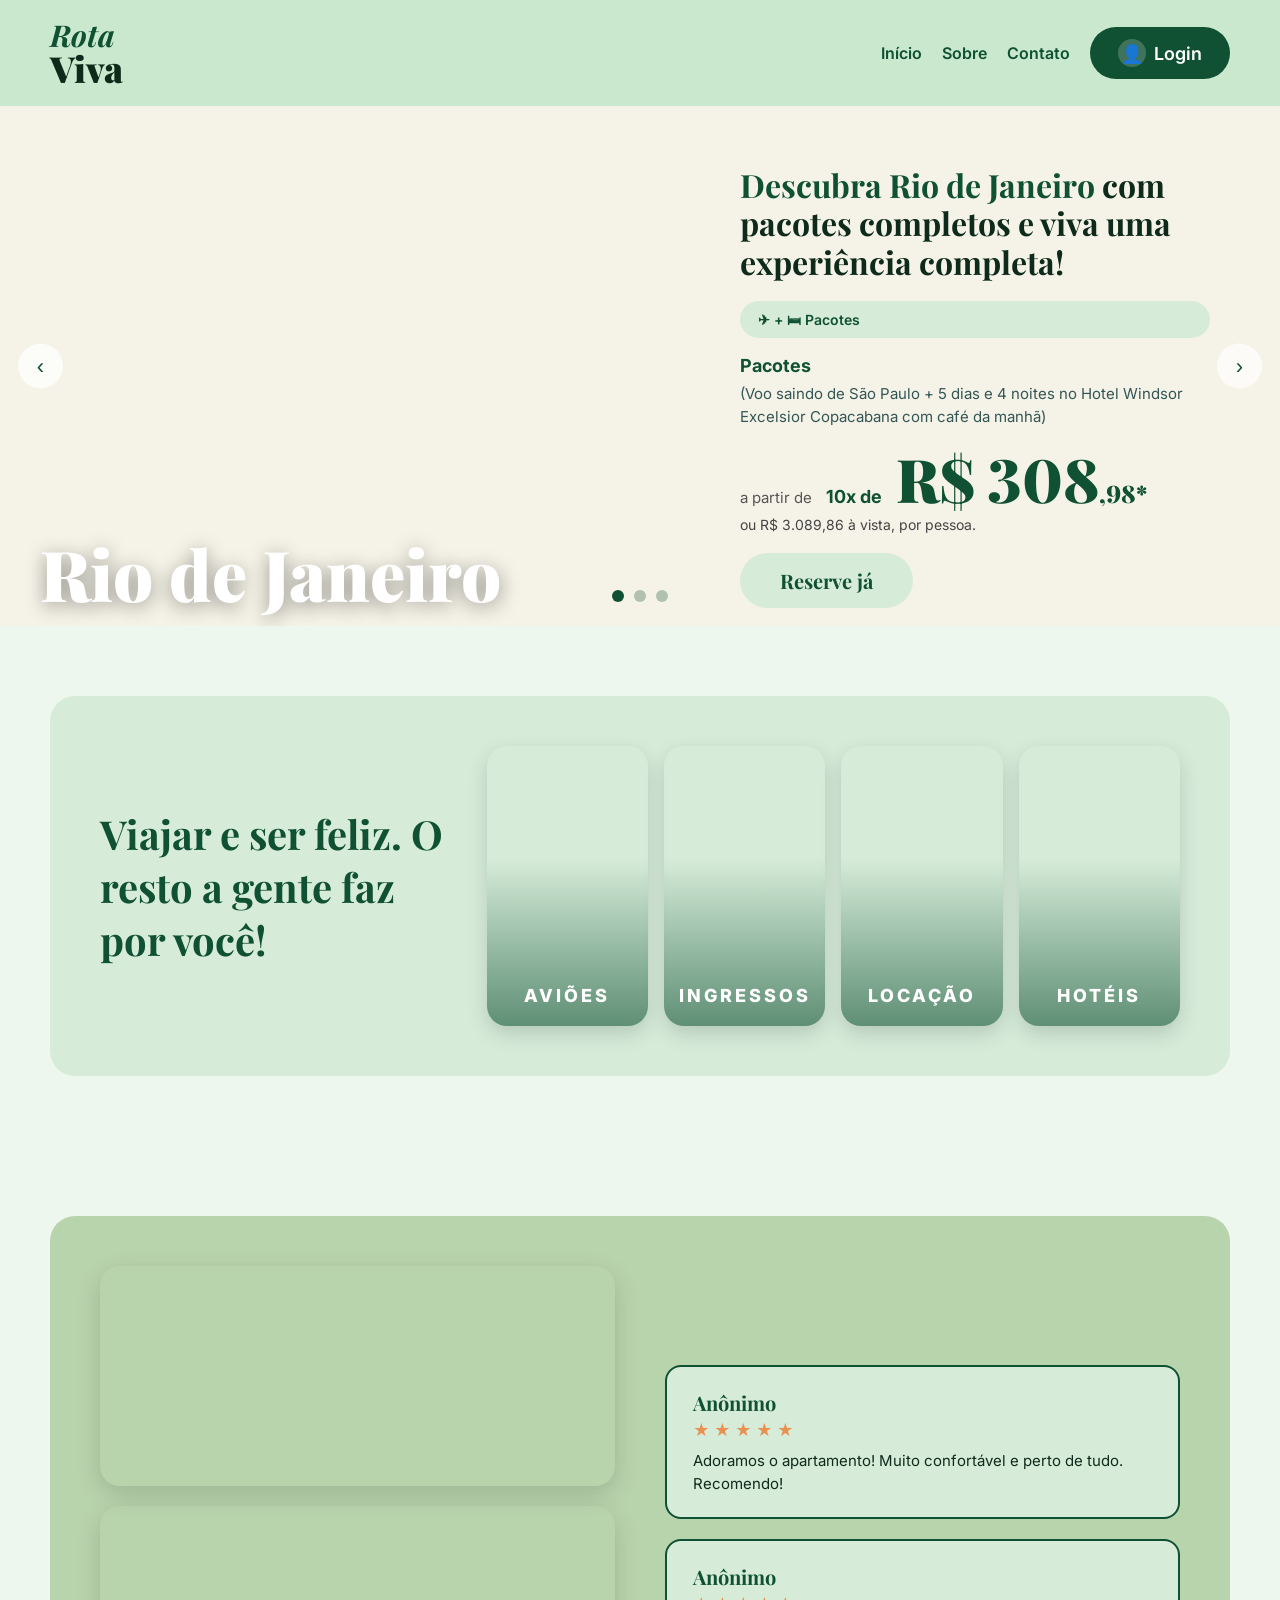
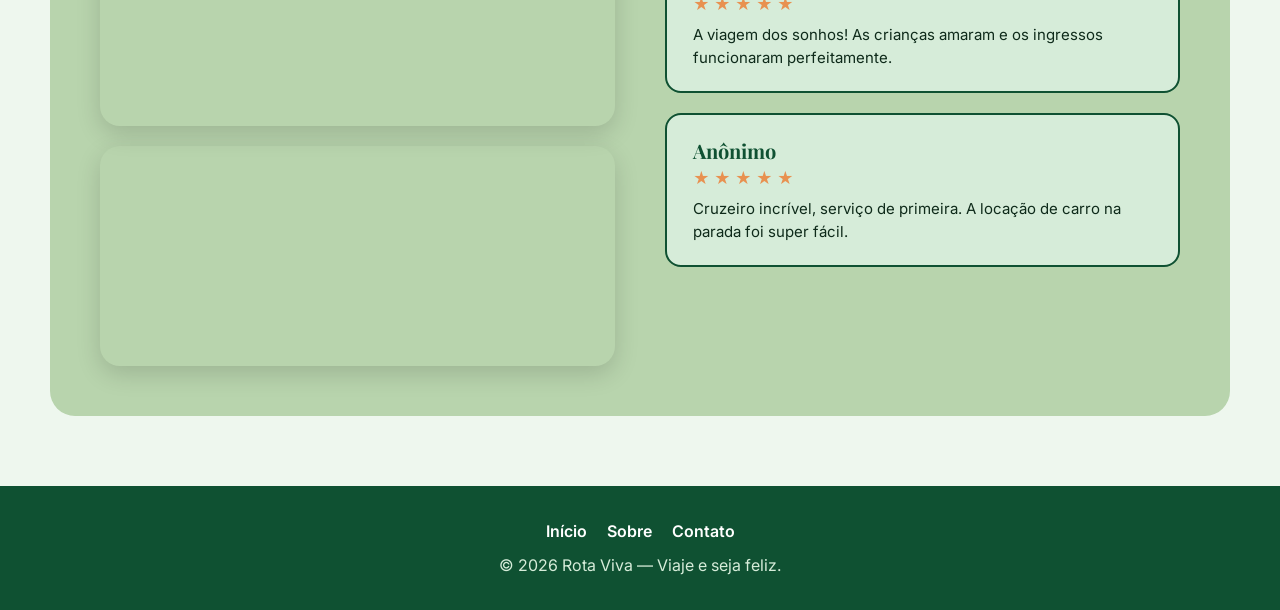
<file: index.html>
<!DOCTYPE html>
<html lang="pt-BR">
<head>
  <meta charset="UTF-8" />
  <meta name="viewport" content="width=device-width, initial-scale=1.0" />
  <title>Rota Viva — Viaje e Seja Feliz</title>
  <meta name="description" content="Pacotes completos de viagem: voos, hotéis, ingressos e locação de carro." />
  <link rel="preconnect" href="https://fonts.googleapis.com" />
  <link rel="preconnect" href="https://fonts.gstatic.com" crossorigin />
  <link rel="stylesheet" href="https://fonts.googleapis.com/css2?family=Playfair+Display:wght@700;900&family=Inter:wght@400;500;600;700&display=swap" />
  <link rel="stylesheet" href="styles.css" />
</head>
<body>
  <header class="topo">
    <a href="index.html" class="logo_site">
      <span class="rota">Rota</span>
      <span class="viva">Viva</span>
    </a>
    <nav class="menu_links">
      <a href="index.html">Início</a>
      <a href="sobre.html">Sobre</a>
      <a href="contato.html">Contato</a>
    </nav>
    <a class="botao_login" href="login.html">
      <span class="icone_login">👤</span> Login
    </a>
  </header>

  <section class="area_carrossel">
    <button type="button" class="seta_esquerda" aria-label="Slide anterior">‹</button>
    <button type="button" class="seta_direita" aria-label="Próximo slide">›</button>
    <div class="todos_slides">
      <div class="slide ativo">
        <div class="foto_slide"><div class="nome_cidade">Rio de Janeiro</div></div>
        <div class="texto_slide">
          <h2><strong>Descubra Rio de Janeiro</strong> com pacotes completos e viva uma experiência completa!</h2>
          <div class="tag_pacote">✈ + 🛏 Pacotes</div>
          <div class="texto_pacote">
            <span class="titulo_pacote">Pacotes</span>
            (Voo saindo de São Paulo + 5 dias e 4 noites no Hotel Windsor Excelsior Copacabana com café da manhã)
          </div>
          <div class="linha_preco">
            <span class="label_preco">a partir de</span>
            <span class="parcelas">10x de</span>
            <span class="preco_grande">R$ 308<small>,98*</small></span>
          </div>
          <div class="preco_vista">ou R$ 3.089,86 à vista, por pessoa.</div>
          <button type="button" class="botao_reservar">Reserve já</button>
        </div>
      </div>

      <div class="slide">
        <div class="foto_slide"><div class="nome_cidade">Salvador</div></div>
        <div class="texto_slide">
          <h2><strong>Curta Salvador</strong> com sol, mar e cultura nordestina!</h2>
          <div class="tag_pacote">✈ + 🛏 Pacotes</div>
          <div class="texto_pacote">
            <span class="titulo_pacote">Pacotes</span>
            (Voo + 4 dias e 3 noites em resort all inclusive no Porto da Barra)
          </div>
          <div class="linha_preco">
            <span class="label_preco">a partir de</span>
            <span class="parcelas">10x de</span>
            <span class="preco_grande">R$ 279<small>,50*</small></span>
          </div>
          <div class="preco_vista">ou R$ 2.795,00 à vista, por pessoa.</div>
          <button type="button" class="botao_reservar">Reserve já</button>
        </div>
      </div>

      <div class="slide">
        <div class="foto_slide"><div class="nome_cidade">Fernando de Noronha</div></div>
        <div class="texto_slide">
          <h2><strong>Conheça Noronha</strong> paraíso ecológico em pacote completo!</h2>
          <div class="tag_pacote">✈ + 🛏 Pacotes</div>
          <div class="texto_pacote">
            <span class="titulo_pacote">Pacotes</span>
            (Voo + 5 dias e 4 noites em pousada premium + passeio de barco)
          </div>
          <div class="linha_preco">
            <span class="label_preco">a partir de</span>
            <span class="parcelas">12x de</span>
            <span class="preco_grande">R$ 489<small>,00*</small></span>
          </div>
          <div class="preco_vista">ou R$ 5.868,00 à vista, por pessoa.</div>
          <button type="button" class="botao_reservar">Reserve já</button>
        </div>
      </div>
    </div>
    <div class="bolinhas">
      <button type="button" class="bolinha ativo" data-indice="0" aria-label="Slide 1"></button>
      <button type="button" class="bolinha" data-indice="1" aria-label="Slide 2"></button>
      <button type="button" class="bolinha" data-indice="2" aria-label="Slide 3"></button>
    </div>
  </section>

  <section class="area_categorias">
    <div class="caixa_categorias">
      <h2 class="titulo_categorias">Viajar e ser feliz. O resto a gente faz por você!</h2>
      <div class="lista_categorias">
        <div class="box_categoria avioes"><span>AVIÕES</span></div>
        <div class="box_categoria ingressos"><span>INGRESSOS</span></div>
        <div class="box_categoria locacao"><span>LOCAÇÃO</span></div>
        <div class="box_categoria hoteis"><span>HOTÉIS</span></div>
      </div>
    </div>
  </section>

  <section class="area_depoimentos">
    <div class="caixa_depoimentos">
      <div class="fotos_avaliacao">
        <div class="foto_avaliacao foto1"></div>
        <div class="foto_avaliacao foto2"></div>
        <div class="foto_avaliacao foto3"></div>
      </div>
      <div class="lista_avaliacoes">
        <div class="box_avaliacao">
          <div class="nome_pessoa">Anônimo</div>
          <div class="estrelas">★ ★ ★ ★ ★</div>
          <p>Adoramos o apartamento! Muito confortável e perto de tudo. Recomendo!</p>
        </div>
        <div class="box_avaliacao">
          <div class="nome_pessoa">Anônimo</div>
          <div class="estrelas">★ ★ ★ ★ ★</div>
          <p>A viagem dos sonhos! As crianças amaram e os ingressos funcionaram perfeitamente.</p>
        </div>
        <div class="box_avaliacao">
          <div class="nome_pessoa">Anônimo</div>
          <div class="estrelas">★ ★ ★ ★ ★</div>
          <p>Cruzeiro incrível, serviço de primeira. A locação de carro na parada foi super fácil.</p>
        </div>
      </div>
    </div>
  </section>

  <footer class="rodape">
    <nav class="links_rodape">
      <a href="index.html">Início</a>
      <a href="sobre.html">Sobre</a>
      <a href="contato.html">Contato</a>
    </nav>
    <p>© 2026 Rota Viva — Viaje e seja feliz.</p>
  </footer>

  <script src="carrossel.js"></script>
</body>
</html>
</file>
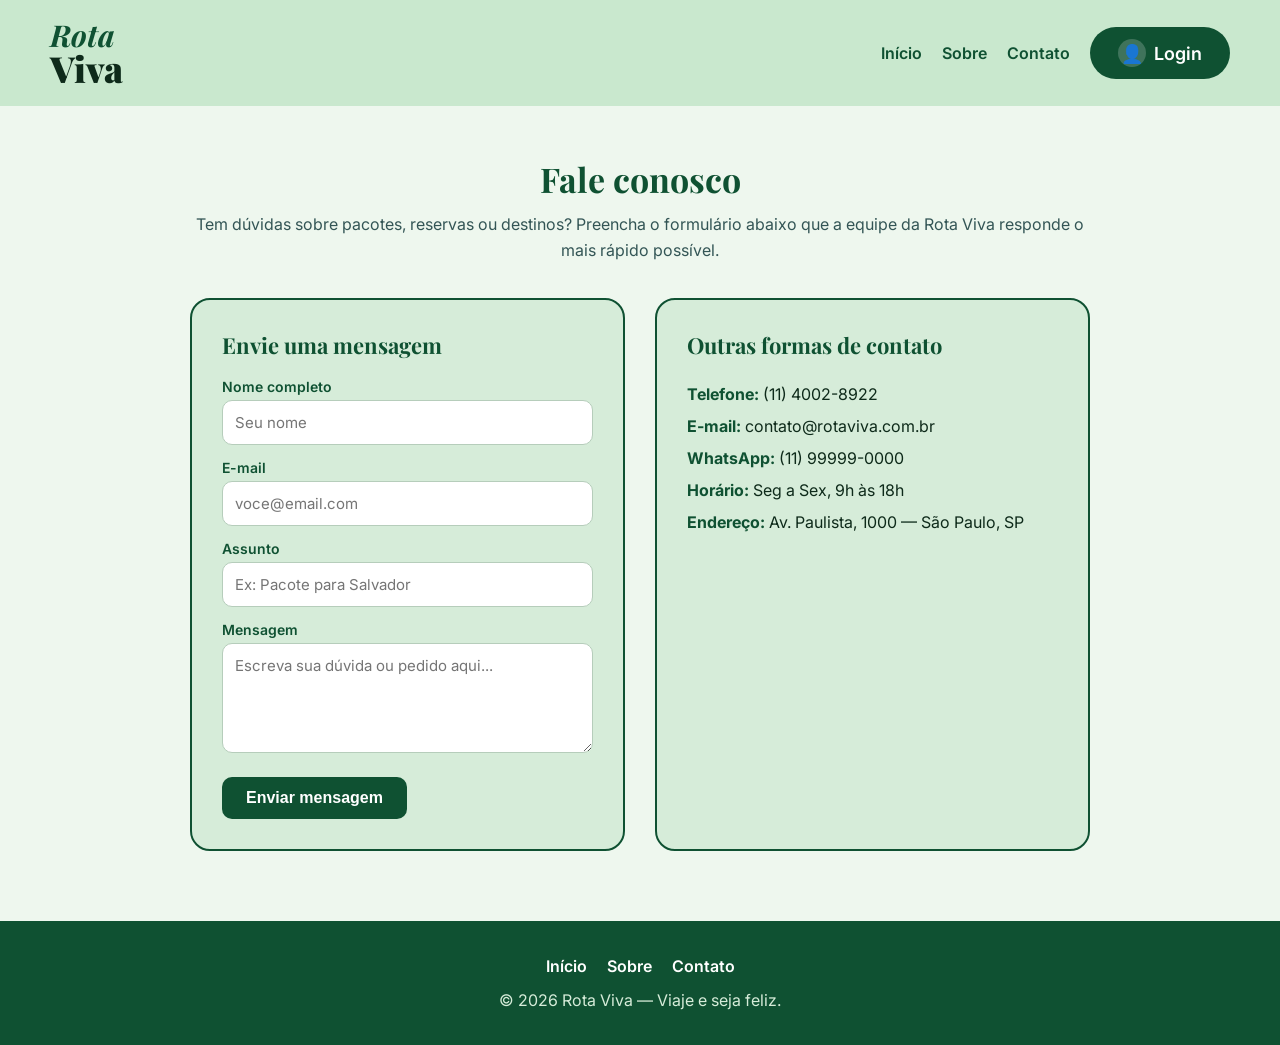
<file: contato.html>
<!DOCTYPE html>
<html lang="pt-BR">
<head>
  <meta charset="UTF-8" />
  <meta name="viewport" content="width=device-width, initial-scale=1.0" />
  <title>Contato — Rota Viva</title>
  <link rel="preconnect" href="https://fonts.googleapis.com" />
  <link rel="preconnect" href="https://fonts.gstatic.com" crossorigin />
  <link rel="stylesheet" href="https://fonts.googleapis.com/css2?family=Playfair+Display:wght@700;900&family=Inter:wght@400;500;600;700&display=swap" />
  <link rel="stylesheet" href="styles.css" />
</head>
<body>
  <header class="topo">
    <a href="index.html" class="logo_site">
      <span class="rota">Rota</span>
      <span class="viva">Viva</span>
    </a>
    <nav class="menu_links">
      <a href="index.html">Início</a>
      <a href="sobre.html">Sobre</a>
      <a href="contato.html">Contato</a>
    </nav>
    <a class="botao_login" href="login.html">
      <span class="icone_login">👤</span> Login
    </a>
  </header>

  <main class="pagina_contato">
    <h1 class="titulo_contato">Fale conosco</h1>
    <p class="texto_contato">
      Tem dúvidas sobre pacotes, reservas ou destinos? Preencha o formulário abaixo
      que a equipe da Rota Viva responde o mais rápido possível.
    </p>

    <div class="caixa_contato">
      <form class="form_contato" onsubmit="event.preventDefault(); alert('Mensagem enviada! (simulação para o projeto escolar)');">
        <h2>Envie uma mensagem</h2>

        <label class="campo">
          <span>Nome completo</span>
          <input type="text" placeholder="Seu nome" required />
        </label>

        <label class="campo">
          <span>E-mail</span>
          <input type="email" placeholder="voce@email.com" required />
        </label>

        <label class="campo">
          <span>Assunto</span>
          <input type="text" placeholder="Ex: Pacote para Salvador" required />
        </label>

        <label class="campo">
          <span>Mensagem</span>
          <textarea placeholder="Escreva sua dúvida ou pedido aqui..." required></textarea>
        </label>

        <button type="submit" class="botao_enviar">Enviar mensagem</button>
      </form>

      <div class="info_contato">
        <h2>Outras formas de contato</h2>
        <ul class="lista_info">
          <li><strong>Telefone:</strong> (11) 4002-8922</li>
          <li><strong>E-mail:</strong> contato@rotaviva.com.br</li>
          <li><strong>WhatsApp:</strong> (11) 99999-0000</li>
          <li><strong>Horário:</strong> Seg a Sex, 9h às 18h</li>
          <li><strong>Endereço:</strong> Av. Paulista, 1000 — São Paulo, SP</li>
        </ul>
      </div>
    </div>
  </main>

  <footer class="rodape">
    <nav class="links_rodape">
      <a href="index.html">Início</a>
      <a href="sobre.html">Sobre</a>
      <a href="contato.html">Contato</a>
    </nav>
    <p>© 2026 Rota Viva — Viaje e seja feliz.</p>
  </footer>
</body>
</html>
</file>
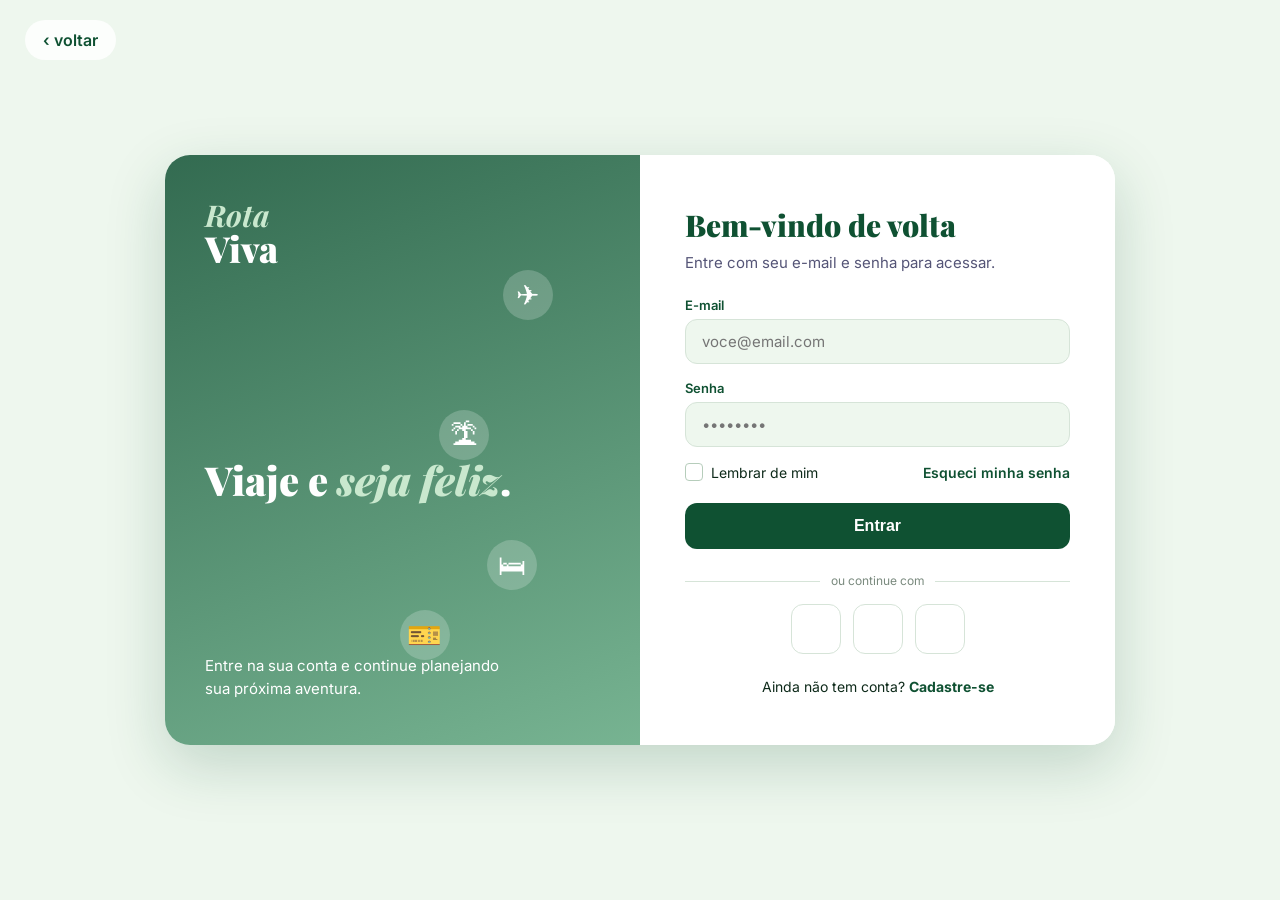
<file: login.html>
<!DOCTYPE html>
<html lang="pt-BR">
<head>
  <meta charset="UTF-8" />
  <meta name="viewport" content="width=device-width, initial-scale=1.0" />
  <title>Login — Rota Viva</title>
  <link rel="preconnect" href="https://fonts.googleapis.com" />
  <link rel="preconnect" href="https://fonts.gstatic.com" crossorigin />
  <link rel="stylesheet" href="https://fonts.googleapis.com/css2?family=Playfair+Display:wght@700;900&family=Inter:wght@400;500;600;700&display=swap" />
  <link rel="stylesheet" href="login.css" />
</head>
<body>
  <a href="index.html" class="link_voltar">‹ voltar</a>

  <main class="pagina_login">
    <div class="caixa_login">
      <div class="lado_esquerdo">
        <div class="fundo_imagem"></div>
        <div class="conteudo_esquerdo">
          <div class="logo_site">
            <span class="rota">Rota</span>
            <span class="viva">Viva</span>
          </div>
          <h2 class="frase_login">Viaje e <em>seja feliz</em>.</h2>
          <p class="texto_pequeno">Entre na sua conta e continue planejando sua próxima aventura.</p>
          <div class="icones_viagem">
            <span class="icone1">✈</span>
            <span class="icone2">🏝</span>
            <span class="icone3">🛏</span>
            <span class="icone4">🎫</span>
          </div>
        </div>
      </div>

      <form class="form_login" onsubmit="event.preventDefault()">
        <h1>Bem-vindo de volta</h1>
        <p class="texto_intro">Entre com seu e-mail e senha para acessar.</p>

        <label class="campo">
          <span>E-mail</span>
          <input type="email" placeholder="voce@email.com" required />
        </label>

        <label class="campo">
          <span>Senha</span>
          <input type="password" placeholder="••••••••" required />
        </label>

        <div class="linha_opcoes">
          <label class="label_checkbox">
            <input type="checkbox" />
            <span class="quadrado_checkbox"></span>
            Lembrar de mim
          </label>
          <a href="#" class="link_senha">Esqueci minha senha</a>
        </div>

        <button type="submit" class="botao_entrar">Entrar</button>

        <div class="linha_meio"><span>ou continue com</span></div>

        <div class="botoes_redes">
          <button type="button" class="botao_rede"></button>
          <button type="button" class="botao_rede"></button>
          <button type="button" class="botao_rede"></button>
        </div>

        <p class="texto_cadastro">Ainda não tem conta? <a href="#">Cadastre-se</a></p>
      </form>
    </div>
  </main>
</body>
</html>
</file>
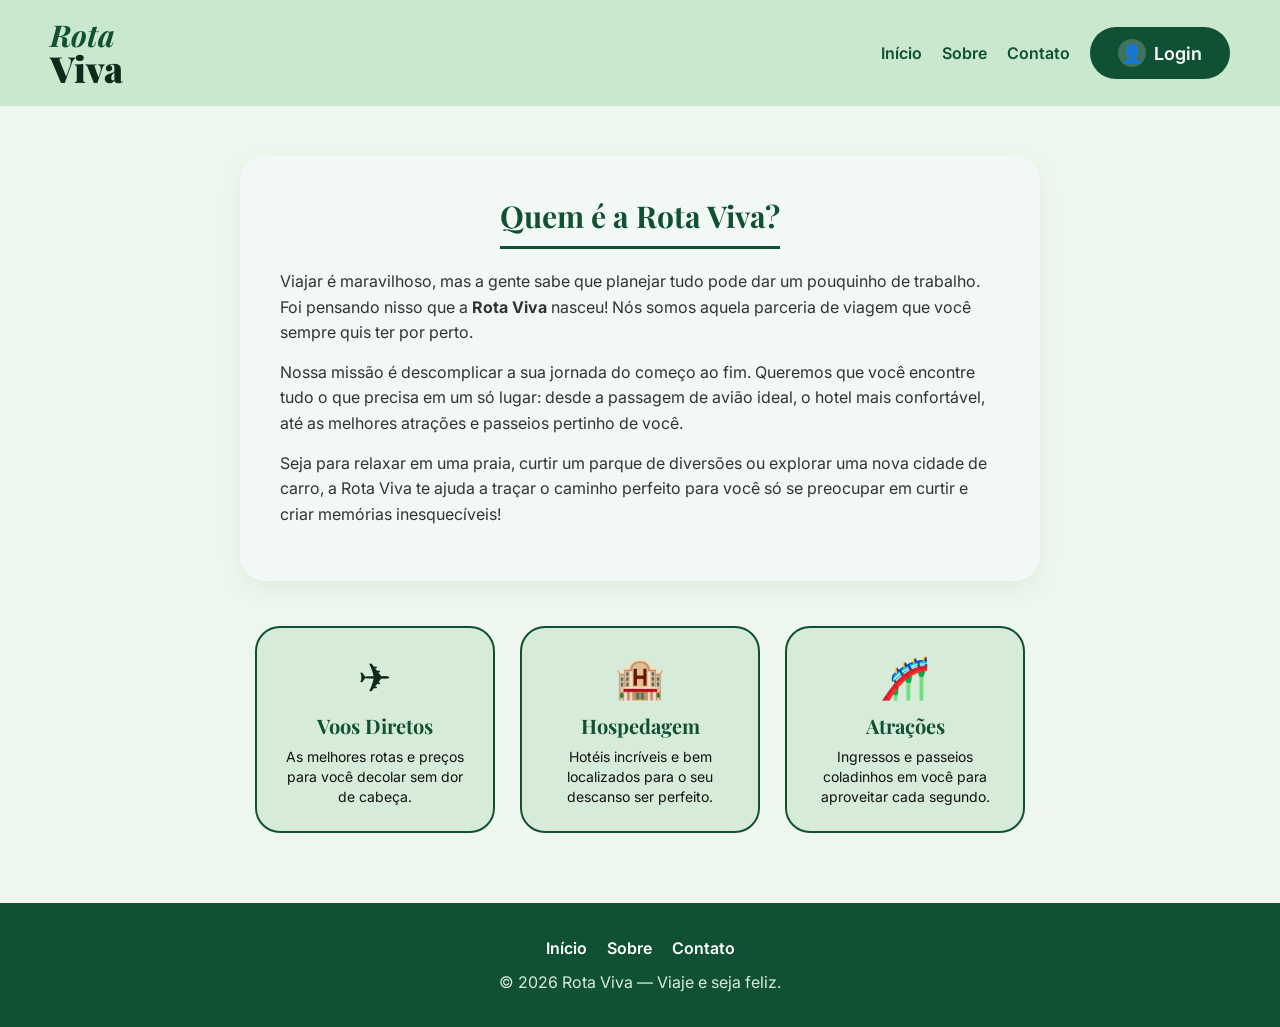
<file: sobre.html>
<!DOCTYPE html>
<html lang="pt-BR">
<head>
  <meta charset="UTF-8" />
  <meta name="viewport" content="width=device-width, initial-scale=1.0" />
  <title>Sobre — Rota Viva</title>
  <link rel="preconnect" href="https://fonts.googleapis.com" />
  <link rel="preconnect" href="https://fonts.gstatic.com" crossorigin />
  <link rel="stylesheet" href="https://fonts.googleapis.com/css2?family=Playfair+Display:wght@700;900&family=Inter:wght@400;500;600;700&display=swap" />
  <link rel="stylesheet" href="styles.css" />
</head>
<body>
  <header class="topo">
    <a href="index.html" class="logo_site">
      <span class="rota">Rota</span>
      <span class="viva">Viva</span>
    </a>
    <nav class="menu_links">
      <a href="index.html">Início</a>
      <a href="sobre.html">Sobre</a>
      <a href="contato.html">Contato</a>
    </nav>
    <a class="botao_login" href="login.html">
      <span class="icone_login">👤</span> Login
    </a>
  </header>

  <main class="pagina_sobre">
    <div class="caixa_texto_sobre">
      <h1 class="titulo_sobre">Quem é a Rota Viva?</h1>

      <p class="texto_sobre">
        Viajar é maravilhoso, mas a gente sabe que planejar tudo pode dar um pouquinho de trabalho. Foi pensando nisso que a <strong>Rota Viva</strong> nasceu! Nós somos aquela parceria de viagem que você sempre quis ter por perto.
      </p>

      <p class="texto_sobre">
        Nossa missão é descomplicar a sua jornada do começo ao fim. Queremos que você encontre tudo o que precisa em um só lugar: desde a passagem de avião ideal, o hotel mais confortável, até as melhores atrações e passeios pertinho de você.
      </p>

      <p class="texto_sobre">
        Seja para relaxar em uma praia, curtir um parque de diversões ou explorar uma nova cidade de carro, a Rota Viva te ajuda a traçar o caminho perfeito para você só se preocupar em curtir e criar memórias inesquecíveis!
      </p>
    </div>

    <div class="lista_diferenciais">
      <div class="caixa_diferencial">
        <span class="icone_diferencial">✈</span>
        <h3 class="titulo_diferencial">Voos Diretos</h3>
        <p class="texto_diferencial">As melhores rotas e preços para você decolar sem dor de cabeça.</p>
      </div>

      <div class="caixa_diferencial">
        <span class="icone_diferencial">🏨</span>
        <h3 class="titulo_diferencial">Hospedagem</h3>
        <p class="texto_diferencial">Hotéis incríveis e bem localizados para o seu descanso ser perfeito.</p>
      </div>

      <div class="caixa_diferencial">
        <span class="icone_diferencial">🎢</span>
        <h3 class="titulo_diferencial">Atrações</h3>
        <p class="texto_diferencial">Ingressos e passeios coladinhos em você para aproveitar cada segundo.</p>
      </div>
    </div>
  </main>

  <footer class="rodape">
    <nav class="links_rodape">
      <a href="index.html">Início</a>
      <a href="sobre.html">Sobre</a>
      <a href="contato.html">Contato</a>
    </nav>
    <p>© 2026 Rota Viva — Viaje e seja feliz.</p>
  </footer>
</body>
</html>
</file>
<file: styles.css>
/* cores do site */
:root {
    --verde_escuro: #0f5132;
    --verde_medio: #1b6e4a;
    --verde: #2e8b57;
    --verde_claro: #d6ecd9;
    --verde_menta: #c9e8ce;
    --fundo: #eef7ee;
    --bege: #f5f3e7;
    --texto: #0e2a1a;
    --laranja: #e89150;
  }
  
  * { box-sizing: border-box; margin: 0; padding: 0; }
  
  body {
    font-family: 'Inter', Arial, sans-serif;
    color: var(--texto);
    background: var(--fundo);
  }
  
  /* topo da pagina */
  .topo {
    background: var(--verde_menta);
    padding: 20px 50px;
    display: flex;
    align-items: center;
    justify-content: space-between;
    gap: 20px;
    position: sticky;
    top: 0;
    z-index: 50;
  }
  
  .logo_site {
    font-family: 'Playfair Display', serif;
    line-height: 1;
    text-decoration: none;
  }
  
  .logo_site .rota {
    color: var(--verde_escuro);
    font-weight: 700;
    font-style: italic;
    font-size: 30px;
    display: block;
  }
  
  .logo_site .viva {
    color: var(--texto);
    font-weight: 900;
    font-size: 36px;
    display: block;
  }
  
  .menu_links {
    display: flex;
    gap: 20px;
    margin-left: auto;
  }
  
  .menu_links a {
    color: var(--verde_escuro);
    text-decoration: none;
    font-weight: 600;
  }
  
  .menu_links a:hover {
    text-decoration: underline;
  }
  
  .botao_login {
    background: var(--verde_escuro);
    color: white;
    padding: 12px 28px;
    border-radius: 50px;
    font-size: 18px;
    font-weight: 600;
    text-decoration: none;
    display: flex;
    align-items: center;
    gap: 8px;
  }
  
  .botao_login:hover {
    background: var(--verde_medio);
  }
  
  .icone_login {
    width: 28px;
    height: 28px;
    border-radius: 50%;
    background: rgba(255, 255, 255, 0.2);
    display: flex;
    align-items: center;
    justify-content: center;
  }
  
  /* carrossel */
  .area_carrossel {
    position: relative;
    background: var(--bege);
    min-height: 520px;
    overflow: hidden;
  }
  
  .todos_slides {
    position: relative;
    width: 100%;
    height: 520px;
  }
  
  .slide {
    position: absolute;
    top: 0;
    left: 0;
    width: 100%;
    height: 100%;
    display: grid;
    grid-template-columns: 1.1fr 1fr;
    opacity: 0;
    pointer-events: none;
    transition: opacity 0.5s;
    z-index: 1;
  }
  
  .slide.ativo {
    opacity: 1;
    pointer-events: auto;
    z-index: 2;
  }
  
  .foto_slide {
    position: relative;
    overflow: hidden;
  }
  
  .foto_slide::before {
    content: "";
    position: absolute;
    top: 0;
    left: 0;
    width: 100%;
    height: 100%;
    background-size: cover;
    background-position: center;
  }
  
  .slide:nth-child(1) .foto_slide::before {
    background-image: url('https://images.unsplash.com/photo-1516306580123-e6e52b1b7b5f?q=80&w=1226&auto=format&fit=crop&ixlib=rb-4.1.0&ixid=M3wxMjA3fDB8MHxwaG90by1wYWdlfHx8fGVufDB8fHx8fA%3D%3D');
  }
  
  .slide:nth-child(2) .foto_slide::before {
    background-image: url('https://images.unsplash.com/photo-1739371292158-3f4899775309?q=80&w=1170&auto=format&fit=crop&ixlib=rb-4.1.0&ixid=M3wxMjA3fDB8MHxwaG90by1wYWdlfHx8fGVufDB8fHx8fA%3D%3D');
  }
  
  .slide:nth-child(3) .foto_slide::before {
    background-image: url('https://images.unsplash.com/photo-1614722860207-909e0e8dfd99?q=80&w=1771&auto=format&fit=crop&ixlib=rb-4.1.0&ixid=M3wxMjA3fDB8MHxwaG90by1wYWdlfHx8fGVufDB8fHx8fA%3D%3D');
  }
  
  .nome_cidade {
    position: absolute;
    left: 40px;
    bottom: 60px;
    color: white;
    font-family: 'Playfair Display', serif;
    font-weight: 900;
    font-size: 70px;
    line-height: 1;
    text-shadow: 0 4px 20px rgba(0, 0, 0, 0.4);
    z-index: 2;
  }
  
  .texto_slide {
    padding: 60px 70px;
    display: flex;
    flex-direction: column;
    justify-content: center;
    background: var(--bege);
  }
  
  .texto_slide h2 {
    font-family: 'Playfair Display', serif;
    font-size: 32px;
    line-height: 1.2;
    margin-bottom: 20px;
    min-height: calc(1.2em * 3);
  }
  
  .texto_slide h2 strong {
    color: var(--verde_escuro);
  }
  
  .tag_pacote {
    display: inline-block;
    background: var(--verde_claro);
    padding: 10px 18px;
    border-radius: 50px;
    font-size: 14px;
    color: var(--verde_escuro);
    font-weight: 600;
    margin-bottom: 14px;
  }
  
  .texto_pacote {
    font-size: 15px;
    color: #355;
    line-height: 1.5;
    margin-bottom: 20px;
  }
  
  .titulo_pacote {
    color: var(--verde_escuro);
    font-weight: 700;
    font-size: 18px;
    display: block;
    margin-bottom: 4px;
  }
  
  .linha_preco {
    display: flex;
    align-items: baseline;
    gap: 14px;
    flex-wrap: wrap;
  }
  
  .label_preco {
    font-size: 15px;
    color: #555;
  }
  
  .parcelas {
    font-size: 18px;
    color: var(--verde_escuro);
    font-weight: 700;
  }
  
  .preco_grande {
    font-family: 'Playfair Display', serif;
    font-weight: 900;
    color: var(--verde_escuro);
    font-size: 60px;
    line-height: 1;
    font-variant-numeric: lining-nums;
    font-feature-settings: "lnum" 1;
  }
  
  .preco_grande small {
    font-size: 24px;
    font-variant-numeric: lining-nums;
    font-feature-settings: "lnum" 1;
  }
  
  .preco_vista {
    font-size: 14px;
    color: #444;
    margin-top: 8px;
  }
  
  .botao_reservar {
    margin-top: 20px;
    background: var(--verde_claro);
    color: var(--verde_escuro);
    border: none;
    font-family: 'Playfair Display', serif;
    font-weight: 700;
    font-size: 20px;
    padding: 14px 40px;
    border-radius: 50px;
    cursor: pointer;
    align-self: flex-start;
  }
  
  .botao_reservar:hover {
    background: var(--verde_escuro);
    color: white;
  }
  
  .seta_esquerda,
  .seta_direita {
    position: absolute;
    top: 50%;
    transform: translateY(-50%);
    width: 45px;
    height: 45px;
    border-radius: 50%;
    background: rgba(255, 255, 255, 0.7);
    border: none;
    font-size: 22px;
    color: var(--verde_escuro);
    cursor: pointer;
    z-index: 6;
  }
  
  .seta_esquerda:hover,
  .seta_direita:hover {
    background: white;
  }
  
  .seta_esquerda { left: 18px; }
  .seta_direita { right: 18px; }
  
  .bolinhas {
    position: absolute;
    bottom: 24px;
    left: 50%;
    transform: translateX(-50%);
    display: flex;
    gap: 10px;
    z-index: 5;
  }
  
  .bolinha {
    width: 12px;
    height: 12px;
    border-radius: 50%;
    background: rgba(15, 81, 50, 0.3);
    border: none;
    cursor: pointer;
    padding: 0;
  }
  
  .bolinha.ativo {
    background: var(--verde_escuro);
  }
  
  /* categorias */
  .area_categorias {
    padding: 70px 50px;
  }
  
  .caixa_categorias {
    background: var(--verde_claro);
    border-radius: 25px;
    padding: 50px;
    display: grid;
    grid-template-columns: 1fr 2fr;
    gap: 40px;
    align-items: center;
  }
  
  .titulo_categorias {
    font-family: 'Playfair Display', serif;
    font-size: 40px;
    color: var(--verde_escuro);
  }
  
  .lista_categorias {
    display: grid;
    grid-template-columns: repeat(4, 1fr);
    gap: 16px;
  }
  
  .box_categoria {
    position: relative;
    height: 280px;
    border-radius: 20px;
    overflow: hidden;
    cursor: pointer;
    box-shadow: 0 8px 20px rgba(0, 0, 0, 0.15);
  }
  
  .box_categoria::before {
    content: "";
    position: absolute;
    top: 0;
    left: 0;
    width: 100%;
    height: 100%;
    background-size: cover;
    background-position: center;
  }
  
  .box_categoria::after {
    content: "";
    position: absolute;
    top: 0;
    left: 0;
    width: 100%;
    height: 100%;
    background: linear-gradient(180deg, transparent 40%, rgba(15, 81, 50, 0.6) 100%);
  }
  
  .box_categoria span {
    position: absolute;
    left: 0;
    right: 0;
    bottom: 20px;
    text-align: center;
    color: white;
    font-weight: 800;
    font-size: 18px;
    letter-spacing: 3px;
    z-index: 2;
    padding: 0 8px;
  }
  
  .box_categoria.avioes::before { background-image: url('https://images.unsplash.com/photo-1436491865332-7a61a109cc05?w=600&q=80'); }
  .box_categoria.ingressos::before { background-image: url('https://images.unsplash.com/photo-1513889961551-628c1e5e2ee9?w=600&q=80'); }
  .box_categoria.locacao::before { background-image: url('https://images.unsplash.com/photo-1502877338535-766e1452684a?w=600&q=80'); }
  .box_categoria.hoteis::before { background-image: url('https://images.unsplash.com/photo-1566073771259-6a8506099945?w=600&q=80'); }
  
  /* depoimentos */
  .area_depoimentos {
    padding: 70px 50px;
  }
  
  .caixa_depoimentos {
    background: #b8d4ad;
    border-radius: 25px;
    padding: 50px;
    display: grid;
    grid-template-columns: 1fr 1fr;
    gap: 50px;
  }
  
  .fotos_avaliacao {
    display: flex;
    flex-direction: column;
    gap: 20px;
  }
  
  .foto_avaliacao {
    height: 220px;
    border-radius: 20px;
    background-size: cover;
    background-position: center;
    box-shadow: 0 8px 25px rgba(0, 0, 0, 0.15);
  }
  
  .foto1 { background-image: url('https://images.unsplash.com/photo-1502672260266-1c1ef2d93688?w=800&q=80'); }
  .foto2 { background-image: url('https://images.unsplash.com/photo-1661231134241-2f7342444fc3?q=80&w=1170&auto=format&fit=crop&ixlib=rb-4.1.0&ixid=M3wxMjA3fDB8MHxwaG90by1wYWdlfHx8fGVufDB8fHx8fA%3D%3D'); }
  .foto3 { background-image: url('https://images.unsplash.com/photo-1634847224877-9fe68ae54940?q=80&w=1331&auto=format&fit=crop&ixlib=rb-4.1.0&ixid=M3wxMjA3fDB8MHxwaG90by1wYWdlfHx8fGVufDB8fHx8fA%3D%3D'); }
  
  .lista_avaliacoes {
    display: flex;
    flex-direction: column;
    gap: 20px;
    justify-content: center;
  }
  
  .box_avaliacao {
    background: var(--verde_claro);
    border: 2px solid var(--verde_escuro);
    border-radius: 16px;
    padding: 22px 26px;
  }
  
  .nome_pessoa {
    font-family: 'Playfair Display', serif;
    color: var(--verde_escuro);
    font-weight: 700;
    font-size: 20px;
    margin-bottom: 4px;
  }
  
  .estrelas {
    color: var(--laranja);
    margin-bottom: 10px;
  }
  
  .box_avaliacao p {
    font-size: 15px;
    line-height: 1.5;
  }
  
  /* rodape */
  .rodape {
    background: var(--verde_escuro);
    color: var(--verde_claro);
    padding: 35px 50px;
    text-align: center;
  }
  
  .links_rodape {
    display: flex;
    justify-content: center;
    gap: 20px;
    margin-bottom: 14px;
  }
  
  .links_rodape a {
    color: white;
    text-decoration: none;
    font-weight: 600;
  }
  
  .links_rodape a:hover {
    text-decoration: underline;
  }
  
  /* pagina contato */
  .pagina_contato {
    width: 90%;
    max-width: 900px;
    margin: 50px auto 70px;
  }
  
  .titulo_contato {
    color: var(--verde_escuro);
    font-family: 'Playfair Display', serif;
    font-size: 34px;
    text-align: center;
    margin-bottom: 10px;
  }
  
  .texto_contato {
    text-align: center;
    color: #355;
    margin-bottom: 35px;
    line-height: 1.6;
  }
  
  .caixa_contato {
    display: grid;
    grid-template-columns: 1fr 1fr;
    gap: 30px;
  }
  
  .form_contato,
  .info_contato {
    background: var(--verde_claro);
    border: 2px solid var(--verde_escuro);
    border-radius: 20px;
    padding: 30px;
  }
  
  .form_contato h2,
  .info_contato h2 {
    color: var(--verde_escuro);
    font-family: 'Playfair Display', serif;
    font-size: 22px;
    margin-bottom: 18px;
  }
  
  .campo {
    display: block;
    margin-bottom: 14px;
  }
  
  .campo span {
    display: block;
    font-size: 14px;
    font-weight: 600;
    color: var(--verde_escuro);
    margin-bottom: 5px;
  }
  
  .campo input,
  .campo textarea {
    width: 100%;
    padding: 12px;
    border: 1px solid #b6cdbb;
    border-radius: 10px;
    font-size: 15px;
    font-family: inherit;
  }
  
  .campo textarea {
    min-height: 110px;
    resize: vertical;
  }
  
  .botao_enviar {
    background: var(--verde_escuro);
    color: white;
    border: none;
    padding: 12px 24px;
    border-radius: 10px;
    font-size: 16px;
    font-weight: 700;
    cursor: pointer;
    margin-top: 6px;
  }
  
  .botao_enviar:hover {
    background: var(--verde_medio);
  }
  
  .lista_info {
    list-style: none;
    line-height: 2;
  }
  
  .lista_info strong {
    color: var(--verde_escuro);
  }
  
  /* pagina sobre */
  .pagina_sobre {
    width: 90%;
    max-width: 1000px;
    margin: 50px auto 70px;
    display: flex;
    flex-direction: column;
    align-items: center;
    gap: 45px;
  }
  
  .caixa_texto_sobre {
    background: #f1f8f6;
    padding: 40px;
    border-radius: 25px;
    max-width: 800px;
    width: 100%;
    text-align: center;
    box-shadow: 0 8px 25px rgba(0, 0, 0, 0.05);
  }
  
  .titulo_sobre {
    color: var(--verde_escuro);
    font-family: 'Playfair Display', serif;
    font-size: 30px;
    margin-bottom: 20px;
    border-bottom: 3px solid var(--verde_escuro);
    padding-bottom: 10px;
    display: inline-block;
  }
  
  .texto_sobre {
    color: #333;
    font-size: 16px;
    line-height: 1.6;
    margin-bottom: 14px;
    text-align: left;
  }
  
  .lista_diferenciais {
    display: flex;
    gap: 25px;
    justify-content: center;
    flex-wrap: wrap;
    width: 100%;
  }
  
  .caixa_diferencial {
    background: var(--verde_claro);
    border: 2px solid var(--verde_escuro);
    border-radius: 25px;
    padding: 25px;
    width: 240px;
    text-align: center;
  }
  
  .icone_diferencial {
    font-size: 40px;
    display: block;
    margin-bottom: 10px;
  }
  
  .titulo_diferencial {
    color: var(--verde_escuro);
    font-family: 'Playfair Display', serif;
    font-size: 20px;
    margin-bottom: 8px;
  }
  
  .texto_diferencial {
    color: #111;
    font-size: 14px;
    line-height: 1.4;
  }
  
  /* celular */
  @media (max-width: 900px) {
    .slide,
    .caixa_categorias,
    .caixa_depoimentos,
    .caixa_contato {
      grid-template-columns: 1fr;
    }
  
    .lista_categorias {
      grid-template-columns: repeat(2, 1fr);
    }
  
    .nome_cidade {
      font-size: 45px;
    }
  
    .preco_grande {
      font-size: 42px;
    }
  
    .topo,
    .area_categorias,
    .area_depoimentos {
      padding-left: 20px;
      padding-right: 20px;
    }
  
    .texto_slide {
      padding: 35px 22px;
    }
  
    .menu_links {
      display: none;
    }
  
    .caixa_diferencial {
      width: 100%;
      max-width: 320px;
    }
  }
</file>
<file: login.css>
/* cores - pagina login */
:root {
    --verde_escuro: #0f5132;
    --verde_medio: #1b6e4a;
    --verde: #2e8b57;
    --verde_claro: #d6ecd9;
    --verde_menta: #c9e8ce;
    --fundo: #eef7ee;
    --texto: #0e2a1a;
    --laranja: #e89150;
  }
  
  * { box-sizing: border-box; margin: 0; padding: 0; }
  
  body {
    font-family: 'Inter', Arial, sans-serif;
    color: var(--texto);
    min-height: 100vh;
    background: var(--fundo);
  }
  
  .link_voltar {
    position: fixed;
    top: 20px;
    left: 25px;
    z-index: 10;
    color: var(--verde_escuro);
    text-decoration: none;
    font-weight: 600;
    padding: 10px 18px;
    border-radius: 50px;
    background: rgba(255, 255, 255, 0.8);
  }
  
  .link_voltar:hover {
    background: white;
  }
  
  .pagina_login {
    min-height: 100vh;
    display: flex;
    align-items: center;
    justify-content: center;
    padding: 60px 20px;
  }
  
  .caixa_login {
    width: 100%;
    max-width: 950px;
    background: white;
    border-radius: 25px;
    display: grid;
    grid-template-columns: 1fr 1fr;
    overflow: hidden;
    box-shadow: 0 20px 60px rgba(15, 81, 50, 0.2);
  }
  
  .lado_esquerdo {
    position: relative;
    min-height: 520px;
    color: white;
    padding: 45px 40px;
  }
  
  .fundo_imagem {
    position: absolute;
    top: 0;
    left: 0;
    width: 100%;
    height: 100%;
    background: linear-gradient(160deg, rgba(15, 81, 50, 0.85), rgba(46, 139, 87, 0.65)),
      url('https://images.unsplash.com/photo-1483729558449-99ef09a8c325?w=1200&q=80') center/cover;
  }
  
  .conteudo_esquerdo {
    position: relative;
    z-index: 2;
    height: 100%;
    display: flex;
    flex-direction: column;
    justify-content: space-between;
  }
  
  .logo_site {
    font-family: 'Playfair Display', serif;
    line-height: 1;
  }
  
  .logo_site .rota {
    display: block;
    font-style: italic;
    font-weight: 700;
    font-size: 30px;
    color: var(--verde_menta);
  }
  
  .logo_site .viva {
    display: block;
    font-weight: 900;
    font-size: 36px;
    color: white;
  }
  
  .frase_login {
    font-family: 'Playfair Display', serif;
    font-weight: 900;
    font-size: 40px;
    margin-top: 50px;
  }
  
  .frase_login em {
    font-style: italic;
    color: var(--verde_menta);
  }
  
  .texto_pequeno {
    margin-top: 12px;
    font-size: 15px;
    line-height: 1.5;
    max-width: 300px;
  }
  
  .icones_viagem {
    position: absolute;
    top: 0;
    left: 0;
    width: 100%;
    height: 100%;
    pointer-events: none;
  }
  
  .icones_viagem span {
    position: absolute;
    font-size: 28px;
    background: rgba(255, 255, 255, 0.2);
    width: 50px;
    height: 50px;
    border-radius: 50%;
    display: flex;
    align-items: center;
    justify-content: center;
  }
  
  .icone1 { top: 14%; right: 12%; }
  .icone2 { top: 42%; right: 28%; }
  .icone3 { bottom: 22%; right: 16%; }
  .icone4 { bottom: 8%; right: 38%; }
  
  .form_login {
    padding: 50px 45px;
    display: flex;
    flex-direction: column;
    background: white;
  }
  
  .form_login h1 {
    font-family: 'Playfair Display', serif;
    font-size: 30px;
    color: var(--verde_escuro);
    font-weight: 900;
  }
  
  .texto_intro {
    margin-top: 8px;
    color: #557;
    font-size: 15px;
    margin-bottom: 25px;
  }
  
  .campo {
    display: block;
    margin-bottom: 16px;
  }
  
  .campo span {
    display: block;
    font-size: 13px;
    font-weight: 600;
    color: var(--verde_escuro);
    margin-bottom: 6px;
  }
  
  .campo input {
    width: 100%;
    padding: 12px 16px;
    border: 1px solid #d6e4d8;
    border-radius: 12px;
    font-size: 15px;
    font-family: inherit;
    background: var(--fundo);
  }
  
  .campo input:focus {
    outline: none;
    border-color: var(--verde);
    background: white;
  }
  
  .linha_opcoes {
    display: flex;
    align-items: center;
    justify-content: space-between;
    margin-bottom: 22px;
    font-size: 14px;
  }
  
  .label_checkbox {
    display: flex;
    align-items: center;
    gap: 8px;
    cursor: pointer;
  }
  
  .label_checkbox input {
    display: none;
  }
  
  .quadrado_checkbox {
    width: 18px;
    height: 18px;
    border-radius: 4px;
    border: 1px solid #b6cdbb;
    background: white;
    display: inline-block;
  }
  
  .label_checkbox input:checked + .quadrado_checkbox {
    background: var(--verde_escuro);
    border-color: var(--verde_escuro);
  }
  
  .link_senha {
    color: var(--verde_escuro);
    font-weight: 600;
    text-decoration: none;
  }
  
  .link_senha:hover {
    text-decoration: underline;
  }
  
  .botao_entrar {
    background: var(--verde_escuro);
    color: white;
    border: none;
    padding: 14px 20px;
    border-radius: 12px;
    font-size: 16px;
    font-weight: 700;
    cursor: pointer;
  }
  
  .botao_entrar:hover {
    background: var(--verde_medio);
  }
  
  .linha_meio {
    margin: 24px 0 16px;
    text-align: center;
    font-size: 12px;
    color: #7a8a7e;
    position: relative;
  }
  
  .linha_meio::before,
  .linha_meio::after {
    content: "";
    position: absolute;
    top: 50%;
    width: 35%;
    height: 1px;
    background: #d6e4d8;
  }
  
  .linha_meio::before { left: 0; }
  .linha_meio::after { right: 0; }
  
  .botoes_redes {
    display: flex;
    gap: 12px;
    justify-content: center;
  }
  
  .botao_rede {
    width: 50px;
    height: 50px;
    border-radius: 12px;
    border: 1px solid #d6e4d8;
    background: white;
    font-weight: 900;
    font-size: 20px;
    color: var(--verde_escuro);
    cursor: pointer;
  }
  
  .botao_rede:hover {
    background: var(--verde_escuro);
    color: white;
  }
  
  .texto_cadastro {
    margin-top: 24px;
    text-align: center;
    font-size: 14px;
  }
  
  .texto_cadastro a {
    color: var(--verde_escuro);
    font-weight: 700;
    text-decoration: none;
  }
  
  .texto_cadastro a:hover {
    text-decoration: underline;
  }
  
  @media (max-width: 820px) {
    .caixa_login {
      grid-template-columns: 1fr;
    }
  
    .lado_esquerdo {
      min-height: 220px;
      padding: 30px;
    }
  
    .frase_login {
      font-size: 28px;
      margin-top: 15px;
    }
  
    .texto_pequeno {
      display: none;
    }
  
    .form_login {
      padding: 35px 25px;
    }
  }
</file>
